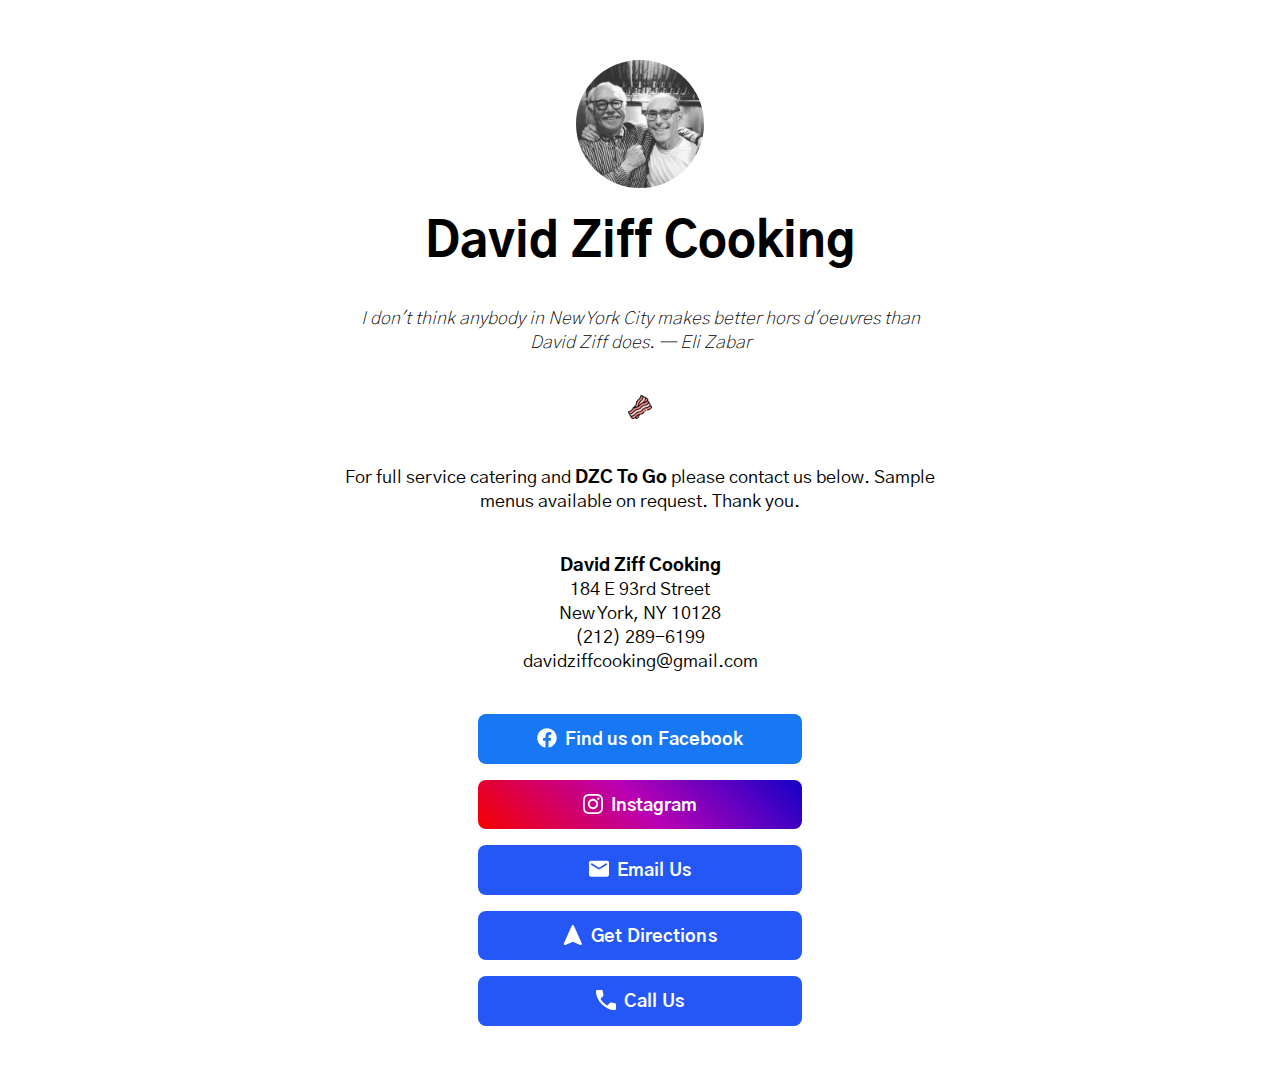
<file: index.html>
<!DOCTYPE html>
<html lang="en">

<head>

  <!-- Page Information
  –––––––––––––––––––––––––––––––––––––––––––––––––– -->
  <meta charset="utf-8">
  <title>David Ziff Cooking - (212) 289-6199</title>
  <meta name="description" content="David Ziff Cooking is a full service caterer in New York City. Contact us for your next party: (212) 289-6199 or davidziffcooking@gmail.com">
  <meta name="author" content="David Ziff Cooking">

  <!-- Mobile Specific Metas
  –––––––––––––––––––––––––––––––––––––––––––––––––– -->
  <meta name="viewport" content="width=device-width, initial-scale=1">


  <!-- CSS
  –––––––––––––––––––––––––––––––––––––––––––––––––– -->
  <link rel="stylesheet" href="css/normalize.css">

    <!-- Themes:
            Auto:   css/skeleton-auto.css
            Light:  css/skeleton-light.css
            Dark:   css/skeleton-dark.css
     -->
    <link rel="stylesheet" href="css/skeleton-auto.css">

    <!-- Brand Styles -->
    <link rel="stylesheet" href="css/brands.css">

    <link rel="stylesheet" href="https://fonts.googleapis.com/css?family=Gothic+A1:200,400,800">

  <!-- Favicon
  –––––––––––––––––––––––––––––––––––––––––––––––––– -->
  <link rel="icon" type="image/png" href="images/littlelink.png">

</head>

<body>

  <!-- Primary Page Layout
  –––––––––––––––––––––––––––––––––––––––––––––––––– -->
  <div class="container">
    <div class="row">
      <div class="column" style="margin-top: 10%">

        <img src="images/dzc-david-alan.jpg" class="avatar" alt="">

        <!-- Title -->
        <h1 role="heading">David Ziff Cooking</h1>

        <!-- Short Bio -->
          <p><em>I don't think anybody in New York City makes better hors d'oeuvres than David Ziff does. &mdash; Eli Zabar</em></p>

          <p><img src="images/bacon.svg"></p>
          <p>For full service catering and <strong>DZC To Go</strong> please contact us below. Sample menus available on request. Thank you.</p>
          <p><strong>David Ziff Cooking</strong><br>184 E 93rd Street<br>New York, NY 10128<br>(212) 289-6199<br>davidziffcooking@gmail.com</p>
   
        <!-- Facebook -->
        <a class="button button-faceb" href="https://facebook.com/davidziffcooking" target="_blank" rel="noopener" role="button"><img class="icon" src="images/icons/facebook.svg" alt="">Find us on Facebook</a><br>

        <!-- Instagram -->
        <a class="button button-instagram" href="https://instagram.com/davidziffcooking" target="_blank" rel="noopener" role="button"><img class="icon" src="images/icons/instagram.svg" alt="">Instagram</a><br>

        <!-- Generic Email -->
        <a class="button button-default" href="mailto:davidziffcooking@gmail.com" target="_blank" rel="noopener" role="button"><img class="icon" src="images/icons/generic-email.svg" alt="">Email Us</a><br>

        <!-- Generic Map -->
        <a class="button button-default" href="https://www.google.com/maps/dir//184%20E%2093rd%20Street,%20New%20York,%20NY%2010128" target="_blank" rel="noopener" role="button"><img class="icon" src="images/icons/generic-map.svg" alt="">Get Directions</a><br>

        <!-- Generic Phone -->
        <a class="button button-default" href="tel:212-289-6199" target="_blank" rel="noopener" role="button"><img class="icon" src="images/icons/generic-phone.svg" alt="">Call Us</a><br>

            <br>
      </div>
    </div>
  </div>

  <!-- End Document
  –––––––––––––––––––––––––––––––––––––––––––––––––– -->
</body>

</html>
</file>
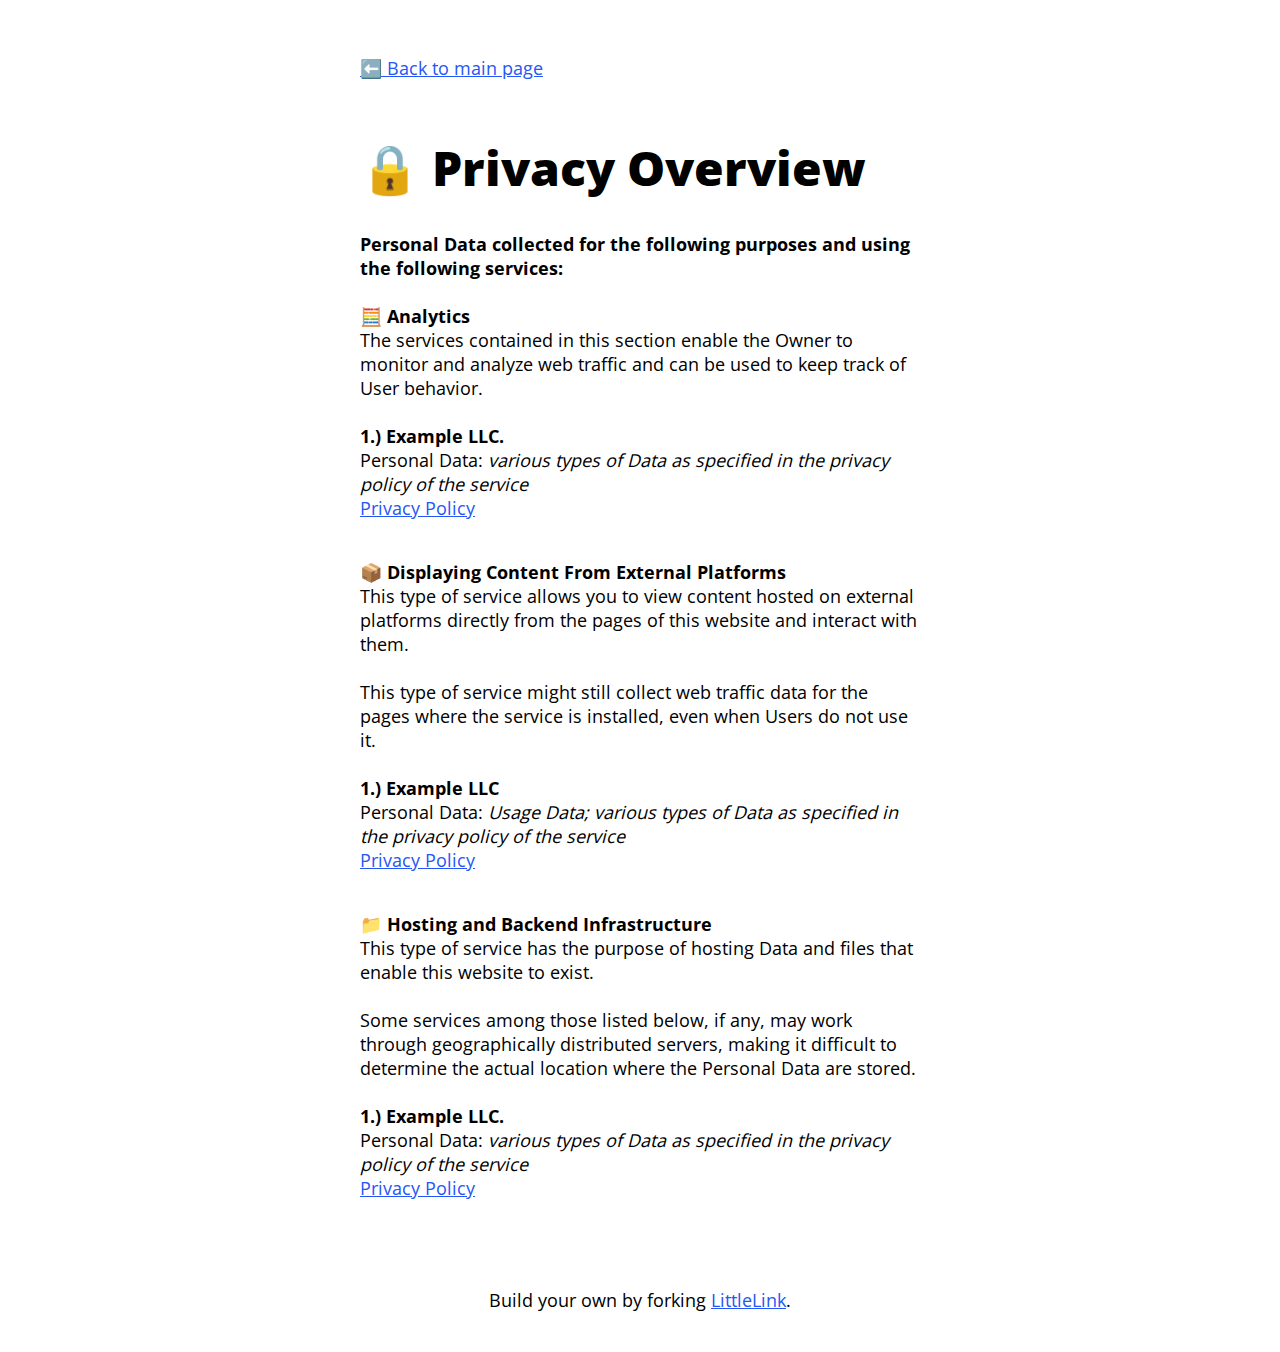
<file: privacy.html>
<!DOCTYPE html>
<html lang="en">
  <head>
    <meta http-equiv="content-type" content="text/html; charset=UTF-8" />

    <!-- Page Information
  –––––––––––––––––––––––––––––––––––––––––––––––––– -->
    <meta charset="utf-8" />
    <title>LittleLink Privacy Policy</title>
    <meta name="description" content="https://littlelink.io" />
    <meta name="author" content="Seth Cottle" />

    <!-- Mobile Specific Metas
  –––––––––––––––––––––––––––––––––––––––––––––––––– -->
    <meta name="viewport" content="width=device-width, initial-scale=1" />

    <!-- CSS
  –––––––––––––––––––––––––––––––––––––––––––––––––– -->
    <link rel="stylesheet" href="css/normalize.css" />

    <!-- 
        Themes:
         Auto:   css/skeleton-auto.css
         Light:  css/skeleton-light.css
         Dark:   css/skeleton-dark.css
     -->

    <link rel="stylesheet" href="css/skeleton-auto.css" />
    <link rel="stylesheet" href="css/brands.css" />

    <!-- Favicon
  –––––––––––––––––––––––––––––––––––––––––––––––––– -->
    <link rel="icon" type="image/png" href="images/littlelink.png" />

  </head>

  <body>
    <!-- Primary Page Layout
  –––––––––––––––––––––––––––––––––––––––––––––––––– -->
    <div class="container-left">
      <div class="row">
        <div class="column" style="margin-top: 10%">
          <p>
            <a href="index.html">⬅️ Back to main page</a>
          </p>

          <!--
            Privacy Policy:
            We recommend adding a Privacy Policy to your LittleLink. Adding one can help you stay compliant 
            with different privacy legislation and can also help set expectations for your site visitors.

            This is a boilerplate, what is here may not be applicable to you. By default, we give three sections...

            Analytics: where you can add links to analytic services.

            Content From External Platforms: This could be used for CDN services or additional buttons like GitHub hotlinkable buttons.

            Hosting and Backend Infrastructure: For where you host your LittleLink.

            You can remove, edit, and add to these as necessary for your project. 
          -->

          <!-- Page Name -->
          <h1>🔒 Privacy Overview</h1>

          <!-- Page Information -->
          <p>
            <b
              >Personal Data collected for the following purposes and using the
              following services:</b
            >
            <br />
            <br />
            <!-- Start Section -->
            <b>🧮 Analytics</b>
            <br />
            The services contained in this section enable the Owner to monitor
            and analyze web traffic and can be used to keep track of User
            behavior.
            <br />
            <br />
            <!-- Here you can add any analytics companies you use and what they track -->
            <b>1.) Example LLC.</b><br />
            Personal Data:
            <i
              >various types of Data as specified in the privacy policy of the
              service</i
            ><br />
            <a href="https://example.com/privacy/"
              >Privacy Policy</a
            >
          </p>
          <!-- End Section -->

          <!-- Start Section -->
          <p>
            <b>📦 Displaying Content From External Platforms</b>
            <br />
            This type of service allows you to view content hosted on external
            platforms directly from the pages of this website and interact with
            them.<br /><br />
            This type of service might still collect web traffic data for the
            pages where the service is installed, even when Users do not use it.
            <br />
            <br />
            <!-- Add any external cdn's and they use and what they track -->
            <b>1.) Example LLC</b><br />
            Personal Data:
            <i
              >Usage Data; various types of Data as specified in the privacy
              policy of the service</i
            >
            <br />
            <a href="https://example.com/privacy/"
              >Privacy Policy</a
            >
          </p>
          <!-- End Section -->

          <!-- Start Section -->
          <p>
            <b>📁 Hosting and Backend Infrastructure</b>
            <br />
            This type of service has the purpose of hosting Data and files that
            enable this website to exist.
            <br />
            <br />
            Some services among those listed below, if any, may work through
            geographically distributed servers, making it difficult to determine
            the actual location where the Personal Data are stored.
            <br />
            <br />
            <!-- Here you can add any hosting companies you use and what they track -->
            <b>1.) Example LLC.</b><br />
            Personal Data:
            <i
              >various types of Data as specified in the privacy policy of the
              service</i
            >
            <br />
            <a href="https://example.com/privacy"
              >Privacy Policy</a
            >
          </p>
          <!-- End Section -->
          <br />
          <br />
          
          <!-- 
            Footer:
            This includes a link to the LittleLink repository to make forking LittleLink easier.
            You can edit or remove anything here to make your own footer.
           -->
          <center>
            <p>Build your own by forking <a href="https://littlelink.io" target="_blank" rel="noopener">LittleLink</a>.</p>
          </center>
        </div>
      </div>
    </div>

    <!-- End Document
  –––––––––––––––––––––––––––––––––––––––––––––––––– -->
  </body>
</html>
</file>
<file: css/skeleton-auto.css>
/*
* littlelink V1
* https://littlelink.com
* Free to use under the MIT license.
* http://www.opensource.org/licenses/mit-license.php
* 12/21/2019
*
* Built using:
*
* Skeleton V2.0.4
* Copyright 2014, Dave Gamache
* www.getskeleton.com
* Free to use under the MIT license.
* http://www.opensource.org/licenses/mit-license.php
* 12/29/2014
*/

/* Table of contents
––––––––––––––––––––––––––––––––––––––––––––––––––
- Grid
- Base Styles
- Typography
- Links
- Code
- Spacing
- Utilities
*
* You'll find the button css in css/brands.css.
*
*/

/* Grid
–––––––––––––––––––––––––––––––––––––––––––––––––– */
.container {
  position: relative;
  width: 100%;
  max-width: 600px;
  text-align: center;
  margin: 0 auto;
  padding: 0 20px;
  box-sizing: border-box;
}
.container-left {
  position: relative;
  width: 100%;
  max-width: 600px;
  text-align: left;
  margin: 0 auto;
  padding: 0 20px;
  box-sizing: border-box;
}
.column {
  position: center;
  width: 100%;
  float: center;
  box-sizing: border-box;
}

/* For devices larger than 400px */
@media (min-width: 400px) {
  .container {
    width: 85%;
    padding: 0;
  }
}

/* For devices larger than 550px */
@media (min-width: 550px) {
  .container {
    width: 80%;
  }
  .column,
  .columns {
    margin-left: 0;
  }
  .column:first-child,
  .columns:first-child {
    margin-left: 0;
  }
}

/* Base Styles
–––––––––––––––––––––––––––––––––––––––––––––––––– */
/* NOTE
html is set to 62.5% so that all the REM measurements throughout Skeleton
are based on 10px sizing. So basically 1.5rem = 15px :) */

html {
  font-size: 100%;
  color-scheme: light dark;
}
body {
  font-size: 18px;
  line-height: 24px;
  font-weight: 400;
  font-family: "Gothic A1", "Open Sans", "HelveticaNeue", "Helvetica Neue", Helvetica, Arial,
    sans-serif;
}

/* Typography
–––––––––––––––––––––––––––––––––––––––––––––––––– */
h1 {
  margin-top: 0;
  margin-bottom: 16px;
  font-weight: 800;
}
h1 {
  font-size: 24px;
  line-height: 64px;
  letter-spacing: 0;
}

strong {
  font-weight: 800;
}

em {
  font-weight: 200;
}

/* Larger than phablet */
@media (min-width: 550px) {
  h1 {
    font-size: 48px;
    line-height: 96px;
  }
}

p {
  margin-top: 0;
}

/* Links
–––––––––––––––––––––––––––––––––––––––––––––––––– */
a {
  color: #2457F5;
}
a:hover {
  color: #083BDA; 
}
a:focus {
  outline: #7AB8FF solid 2px;
  border-radius: 2px;
}         

/* Link Color Dark Theme */
@media (prefers-color-scheme: dark) {
  a {
    color: #4899F7;
}
a:hover {
  color: #7AB8FF;
}
a:focus {
  outline: #7AB8FF solid 2px;
  border-radius: 2px;
}
}

/* Code
–––––––––––––––––––––––––––––––––––––––––––––––––– */
code {
  padding: 0.2rem 0.5rem;
  margin: 0 0.2rem;
  font-size: 90%;
  white-space: nowrap;
  background: #f1f1f1;
  border: 1px solid #e1e1e1;
  border-radius: 4px;
}
pre > code {
  display: block;
  padding: 1rem 1.5rem;
  white-space: pre;
}

/* Spacing
–––––––––––––––––––––––––––––––––––––––––––––––––– */
button,
.button {
  margin-bottom: 1rem;
}
input,
textarea,
select,
fieldset {
  margin-bottom: 1.5rem;
}
pre,
blockquote,
dl,
figure,
p,
ol {
  margin-bottom: 2.5rem;
}

/* Utilities
–––––––––––––––––––––––––––––––––––––––––––––––––– */
.u-full-width {
  width: 100%;
  box-sizing: border-box;
}
.u-max-full-width {
  max-width: 100%;
  box-sizing: border-box;
}
.u-pull-right {
  float: right;
}
.u-pull-left {
  float: left;
}

/* Misc
–––––––––––––––––––––––––––––––––––––––––––––––––– */
hr {
  margin-top: 3rem;
  margin-bottom: 3.5rem;
  border-width: 0;
  border-top: 1px solid #e1e1e1;
}
/* Radius values:

10%-40%: Squircles
50% (default): True circle
*/
.avatar {
  width: 128px;
  height: 128px;
  object-fit: cover;
  background-position: center;
  border-radius: 50%;
}

/* open-sans-regular - vietnamese_latin-ext_latin_hebrew_greek-ext_greek_cyrillic-ext_cyrillic */
@font-face {
  font-display: swap; /* Check https://developer.mozilla.org/en-US/docs/Web/CSS/@font-face/font-display for other options. */
  font-family: 'Open Sans';
  font-style: normal;
  font-weight: 400;
  src: url('../fonts/open-sans-v34-vietnamese_latin-ext_latin_hebrew_greek-ext_greek_cyrillic-ext_cyrillic-regular.eot'); /* IE9 Compat Modes */
  src: url('../fonts/open-sans-v34-vietnamese_latin-ext_latin_hebrew_greek-ext_greek_cyrillic-ext_cyrillic-regular.eot?#iefix') format('embedded-opentype'), /* IE6-IE8 */
       url('../fonts/open-sans-v34-vietnamese_latin-ext_latin_hebrew_greek-ext_greek_cyrillic-ext_cyrillic-regular.woff2') format('woff2'), /* Super Modern Browsers */
       url('../fonts/open-sans-v34-vietnamese_latin-ext_latin_hebrew_greek-ext_greek_cyrillic-ext_cyrillic-regular.woff') format('woff'), /* Modern Browsers */
       url('../fonts/open-sans-v34-vietnamese_latin-ext_latin_hebrew_greek-ext_greek_cyrillic-ext_cyrillic-regular.ttf') format('truetype'), /* Safari, Android, iOS */
       url('../fonts/open-sans-v34-vietnamese_latin-ext_latin_hebrew_greek-ext_greek_cyrillic-ext_cyrillic-regular.svg#OpenSans') format('svg'); /* Legacy iOS */
}
/* open-sans-600 - vietnamese_latin-ext_latin_hebrew_greek-ext_greek_cyrillic-ext_cyrillic */
@font-face {
  font-display: swap; /* Check https://developer.mozilla.org/en-US/docs/Web/CSS/@font-face/font-display for other options. */
  font-family: 'Open Sans';
  font-style: normal;
  font-weight: 600;
  src: url('../fonts/open-sans-v34-vietnamese_latin-ext_latin_hebrew_greek-ext_greek_cyrillic-ext_cyrillic-600.eot'); /* IE9 Compat Modes */
  src: url('../fonts/open-sans-v34-vietnamese_latin-ext_latin_hebrew_greek-ext_greek_cyrillic-ext_cyrillic-600.eot?#iefix') format('embedded-opentype'), /* IE6-IE8 */
       url('../fonts/open-sans-v34-vietnamese_latin-ext_latin_hebrew_greek-ext_greek_cyrillic-ext_cyrillic-600.woff2') format('woff2'), /* Super Modern Browsers */
       url('../fonts/open-sans-v34-vietnamese_latin-ext_latin_hebrew_greek-ext_greek_cyrillic-ext_cyrillic-600.woff') format('woff'), /* Modern Browsers */
       url('../fonts/open-sans-v34-vietnamese_latin-ext_latin_hebrew_greek-ext_greek_cyrillic-ext_cyrillic-600.ttf') format('truetype'), /* Safari, Android, iOS */
       url('../fonts/open-sans-v34-vietnamese_latin-ext_latin_hebrew_greek-ext_greek_cyrillic-ext_cyrillic-600.svg#OpenSans') format('svg'); /* Legacy iOS */
}
/* open-sans-700 - vietnamese_latin-ext_latin_hebrew_greek-ext_greek_cyrillic-ext_cyrillic */
@font-face {
  font-display: swap; /* Check https://developer.mozilla.org/en-US/docs/Web/CSS/@font-face/font-display for other options. */
  font-family: 'Open Sans';
  font-style: normal;
  font-weight: 700;
  src: url('../fonts/open-sans-v34-vietnamese_latin-ext_latin_hebrew_greek-ext_greek_cyrillic-ext_cyrillic-700.eot'); /* IE9 Compat Modes */
  src: url('../fonts/open-sans-v34-vietnamese_latin-ext_latin_hebrew_greek-ext_greek_cyrillic-ext_cyrillic-700.eot?#iefix') format('embedded-opentype'), /* IE6-IE8 */
       url('../fonts/open-sans-v34-vietnamese_latin-ext_latin_hebrew_greek-ext_greek_cyrillic-ext_cyrillic-700.woff2') format('woff2'), /* Super Modern Browsers */
       url('../fonts/open-sans-v34-vietnamese_latin-ext_latin_hebrew_greek-ext_greek_cyrillic-ext_cyrillic-700.woff') format('woff'), /* Modern Browsers */
       url('../fonts/open-sans-v34-vietnamese_latin-ext_latin_hebrew_greek-ext_greek_cyrillic-ext_cyrillic-700.ttf') format('truetype'), /* Safari, Android, iOS */
       url('../fonts/open-sans-v34-vietnamese_latin-ext_latin_hebrew_greek-ext_greek_cyrillic-ext_cyrillic-700.svg#OpenSans') format('svg'); /* Legacy iOS */
}
/* open-sans-800 - vietnamese_latin-ext_latin_hebrew_greek-ext_greek_cyrillic-ext_cyrillic */
@font-face {
  font-display: swap; /* Check https://developer.mozilla.org/en-US/docs/Web/CSS/@font-face/font-display for other options. */
  font-family: 'Open Sans';
  font-style: normal;
  font-weight: 800;
  src: url('../fonts/open-sans-v34-vietnamese_latin-ext_latin_hebrew_greek-ext_greek_cyrillic-ext_cyrillic-800.eot'); /* IE9 Compat Modes */
  src: url('../fonts/open-sans-v34-vietnamese_latin-ext_latin_hebrew_greek-ext_greek_cyrillic-ext_cyrillic-800.eot?#iefix') format('embedded-opentype'), /* IE6-IE8 */
       url('../fonts/open-sans-v34-vietnamese_latin-ext_latin_hebrew_greek-ext_greek_cyrillic-ext_cyrillic-800.woff2') format('woff2'), /* Super Modern Browsers */
       url('../fonts/open-sans-v34-vietnamese_latin-ext_latin_hebrew_greek-ext_greek_cyrillic-ext_cyrillic-800.woff') format('woff'), /* Modern Browsers */
       url('../fonts/open-sans-v34-vietnamese_latin-ext_latin_hebrew_greek-ext_greek_cyrillic-ext_cyrillic-800.ttf') format('truetype'), /* Safari, Android, iOS */
       url('../fonts/open-sans-v34-vietnamese_latin-ext_latin_hebrew_greek-ext_greek_cyrillic-ext_cyrillic-800.svg#OpenSans') format('svg'); /* Legacy iOS */
}
</file>
<file: css/brands.css>
/*
* littlelink.io
* Skeleton V2.0.4
* Copyright 2014, Dave Gamache
* www.getskeleton.com
* Free to use under the MIT license.
* http://www.opensource.org/licenses/mit-license.php
* 12/29/2014
*/

/*
* Built using on:
* Skeleton V2.0.4
* Copyright 2014, Dave Gamache
* www.getskeleton.com
* Free to use under the MIT license.
* http://www.opensource.org/licenses/mit-license.php
* 12/29/2014
*/

/* Table of contents
––––––––––––––––––––––––––––––––––––––––––––––––––

- Buttons
- Brand Styles

*/

/* Buttons
–––––––––––––––––––––––––––––––––––––––––––––––––– */

.button,
button {
  display: inline-block;
  text-decoration: none;
  height: 100%;
  text-align: center;
  vertical-align: middle;
  font-size: 18px;
  width: 300px;
  font-weight: 700;
  line-height: 20px;
  padding: 14px 12px 12px 12px;
  letter-spacing: 0.1px;
  white-space: wrap;
  outline: none;
  border-radius: 8px;
  cursor: pointer;
  
}     
button:hover,
.button:focus {
  color: #212121;
  border-color: #888;
  outline: #7AB8FF solid 3px
}
.button.button-primary {
  color: #fff;
  filter: brightness(90%);
}
.button.button-primary:hover,
.button.button-primary:focus {
  color: #fff;
  filter: brightness(90%);
}

/* Brand Icons
–––––––––––––––––––––––––––––––––––––––––––––––––– */

.icon {
  padding: 0px 8px 3.5px 0px;
  vertical-align: middle;
  width: 20px;
  height: 20px;
}

/* Brand Styles
–––––––––––––––––––––––––––––––––––––––––––––––––– */

/* Default (this is great for your own brand color!) */
.button.button-default {
  color: #ffffff;
  background-color: #2457F5;
}
.button.button-default:hover,
.button.button-default:focus {
  filter: brightness(90%);
}

/* Amazon */
.button.button-amazon {
  color: #000000;
  background-color: #FFFFFF;
  border: 1px solid #212121;
}
.button.button-amazon:hover,
.button.button-amazon:focus {
  filter: brightness(90%);
}

/* Amazon Music */
.button.button-amazon-music {
  color: #000000;
  background-color: #25D1DA;
}
.button.button-amazon-music:hover,
.button.button-amazon-music:focus {
  filter: brightness(90%);
}

/* Apple App Store */
.button.button-appstore {
  color: #FFFFFF;
  background-color: #000000;
  border: 1px solid #FFFFFF;
}
.button.button-appstore:hover,
.button.button-appstore:focus {
  filter: brightness(90%);
}

/* Apple Music */
.button.button-apple-music {
  color: #ffffff;
  background-color: #000000;
  border: 1px solid #FFFFFF;
}
.button.button-apple-music:hover,
.button.button-apple-music:focus {
  filter: brightness(90%);
}

/* Apple Music Alt */
.button.button-apple-music-alt {
  color: #ffffff;
  background-image: linear-gradient(to bottom, #FB5C74, #FA233B);
}
.button.button-apple-music-alt:hover,
.button.button-apple-music-alt:focus {
  filter: brightness(90%);
}

/* Apple Podcasts */
.button.button-apple-podcasts {
  color: #ffffff;
  background-color: #000000;
  border: 1px solid #FFFFFF;
}
.button.button-apple-podcasts:hover,
.button.button-apple-podcasts:focus {
  filter: brightness(90%);
}

/* Apple Podcasts Alt */
.button.button-apple-podcasts-alt {
  color: #ffffff;
  background-image: linear-gradient(to bottom, #F452FF, #832BC1);
}
.button.button-apple-podcasts-alt:hover,
.button.button-apple-podcasts-alt:focus {
  filter: brightness(90%);
}

/* ArtStation */
.button.button-artstation {
  color: #ffffff;
  background-color: #18181C;
  border: 1px solid #FFFFFF;
}
.button.button-artstation:hover,
.button.button-artstation:focus {
  filter: brightness(90%);
}

/* Bandcamp */
.button.button-bandcamp {
  color: #ffffff;
  background-color: #1d9fc3;
}
.button.button-bandcamp:hover,
.button.button-bandcamp:focus {
  filter: brightness(90%);
}

/* Behance */
.button.button-behance {
  color: #ffffff;
  background-color: #0057FF;
}
.button.button-behance:hover,
.button.button-behance:focus {
  filter: brightness(90%);
}

/* Bluesky */
.button.button-bluesky {
  color: #000000;
  background-color: #F3F9FF;
  border: 1px solid #212121;
}
.button.button-bluesky:hover,
.button.button-bluesky:focus {
  filter: brightness(90%);
}

/* Buy Me a Coffee */
.button.button-coffee {
  color: #000000;
  background-color: #ffdd00;
}
.button.button-coffee:hover,
.button.button-coffee:focus {
  filter: brightness(90%);
}

/* Cal.com */
.button.button-cal {
  color: #FFFFFF;
  background-color: #292929;
  border: 1px solid #FFFFFF;
}
.button.button-cal:hover,
.button.button-cal:focus {
  filter: brightness(90%);
}

/* Calendly */
.button.button-calendly {
  color: #FFFFFF;
  background-color: #006BFF;
}
.button.button-calendly:hover,
.button.button-calendly:focus {
  filter: brightness(90%);
}

/* Cash App */
.button.button-cash-app {
  color: #ffffff;
  background-image: linear-gradient(to bottom, #00d64b, #00c244);
}
.button.button-cash-app:hover,
.button.button-cash-app:focus {
  filter: brightness(90%);
}

/* Clubhouse */
.button.button-clubhouse {
  color: #1F1F1A;
  background-color: #F1EFE3;
  border: 1px solid #212121;
}
.button.button-clubhouse:hover,
.button.button-clubhouse:focus {
  filter: brightness(90%);
}

/* dev.to */
.button.button-dev-to {
  color: #000000;
  background-color: #f5f5f5;
  border: 1px solid #212121;
}
.button.button-dev-to:hover,
.button.button-dev-to:focus {
  filter: brightness(90%);
}

/* Discord */
.button.button-discord {
  color: #ffffff;
  background-color: #5865f2;
}
.button.button-discord:hover,
.button.button-discord:focus {
  filter: brightness(90%);
}

/* Dribbble */
.button.button-dribbble {
  color: #000000;
  background-color: #FFFFFF;
  border: 1px solid #212121;
}
.button.button-dribbble:hover,
.button.button-dribbble:focus {
  filter: brightness(90%);
}

/* Etsy */
.button.button-etsy {
  color: #ffffff;
  background-color: #F45800;
}
.button.button-etsy:hover,
.button.button-etsy:focus {
  filter: brightness(90%);
}

/* Facebook */
.button.button-faceb {
  color: #ffffff;
  background-color: #1877f2;
}
.button.button-faceb:hover,
.button.button-faceb:focus {
  filter: brightness(90%);
}

/* Facebook Messenger */
.button.button-messenger {
  color: #ffffff;
  background-image: linear-gradient(
    25deg,
    #0099ff,
    #5f5dff,
    #a033ff,
    #c740cc,
    #ff5280,
    #ff7061
  );
}
.button.button-messenger:hover,
.button.button-messenger:focus {
  filter: brightness(90%);
}

/* Figma */
.button.button-figma {
  color: #ffffff;
  background-color: #000000;
  border: 1px solid #FFFFFF;
}
.button.button-figma:hover,
.button.button-figma:focus {
  filter: brightness(90%);
}

/* Fiverr */
.button.button-fiverr {
  color: #ffffff;
  background-color: #1DBF73;
}
.button.button-fiverr:hover,
.button.button-fiverr:focus {
  filter: brightness(90%);
}

/* Flickr */
.button.button-flickr {
  color: #ffffff;
  background-color: #000000;
  border: 1px solid #FFFFFF;
}
.button.button-flickr:hover,
.button.button-flickr:focus {
  filter: brightness(90%);
}

/* GitHub */
.button.button-github {
  color: #ffffff;
  background-color: #000000;
  border: 1px solid #FFFFFF;
}
.button.button-github:hover,
.button.button-github:focus {
  filter: brightness(90%);
}

/* GitLab */
.button.button-gitlab {
  color: #ffffff;
  background-color: #6151b2;
}
.button.button-gitlab:hover,
.button.button-gitlab:focus {
  filter: brightness(90%);
}

/* GoFundMe */
.button.button-gofundme {
  color: #ffffff;
  background-color: #02A95C;
}
.button.button-gofundme:hover,
.button.button-gofundme:focus {
  filter: brightness(90%);
}

/* Goodreads */
.button.button-goodreads {
  color: #333333;
  background-color: #f3f1e6;
  border: 1px solid #212121;
}
.button.button-goodreads:hover,
.button.button-goodreads:focus {
  filter: brightness(90%);
}

/* Google Black */
.button.button-google-black {
  color: #FFFFFF;
  background-color: #000000;
  border: 1px solid #FFFFFF;
}
.button.button-google-black:hover,
.button.button-google-black:focus {
  filter: brightness(90%);
}

/* Google Play Store */
.button.button-playstore {
  color: #FFFFFF;
  background-color: #000000;
  border: 1px solid #FFFFFF;
}
.button.button-playstore:hover,
.button.button-playstore:focus {
  filter: brightness(90%);
}

/* Google Podcasts */
.button.button-google-podcasts {
  color: #000000;
  background-color: #FFFFFF;
  border: 1px solid #212121;
}
.button.button-google-podcasts:hover,
.button.button-google-podcasts:focus {
  filter: brightness(90%);
}

/* Google Scholar */
.button.button-google-scholar {
  color: #000000;
  background-color: #FFFFFF;
  border: 1px solid #212121;
}
.button.button-google-scholar:hover,
.button.button-google-scholar:focus {
  filter: brightness(90%);
}

/* Guilded */
.button.button-guilded {
  color: #000000;
  background-color: #F5C400;
}
.button.button-guilded:hover,
.button.button-guilded:focus {
  filter: brightness(90%);
}

/* Hashnode */
.button.button-hashnode {
  color: #000000;
  background-color: #ffffff;
  border: 1px solid #212121;
}
.button.button-hashnode:hover,
.button.button-hashnode:focus {
  filter: brightness(90%);
}

/* Instagram */
.button.button-instagram {
  color: #ffffff;
  background-image: linear-gradient(-135deg, #1400c8, #b900b4, #f50000);
}
.button.button-instagram:hover,
.button.button-instagram:focus {
  filter: brightness(90%);
}

/* Kick */
.button.button-kick {
  background-color:#000000;
  color:  #ffffff;
  border: 1px solid #ffffff;
}
.button.button-kick:hover {
  filter: brightness(90%);
}

/* Kick Alt */
.button.button-kick-alt {
  background-color:#01e701;
  color:  #000;
}
.button.button-kick-alt:hover {
  filter: brightness(90%);
}


/* Kickstarter */
.button.button-kickstarter {
  color: #ffffff;
  background-color: #05ce78;
}
.button.button-kickstarter:hover,
.button.button-kickstarter:focus {
  filter: brightness(90%);
}

/* Kit */
.button.button-kit {
  color: #ffffff;
  background-color: #000000;
  border: 1px solid #FFFFFF;
}
.button.button-kit:hover,
.button.button-kit:focus {
  filter: brightness(90%);
}

/* Ko-fi */
.button.button-ko-fi {
  color: #ffffff;
  background-color: #13C3FF;
}
.button.button-ko-fi:hover,
.button.button-ko-fi:focus {
  filter: brightness(90%);
}

/* Last.fm */
.button.button-last-fm {
  color: #ffffff;
  background-color: #D51007;
}
.button.button-last-fm:hover,
.button.button-last-fm:focus {
  filter: brightness(90%);
}

/* Letterboxd */
.button.button-letterboxd {
  color: #ffffff;
  background-color: #2c3440;
  border: 1px solid #FFFFFF;
}
.button.button-letterboxd:hover,
.button.button-letterboxd:focus {
  filter: brightness(90%);
}

/* Line */
.button.button-line {
  color: #FFFFFF;
  background-color: #06C755;
}
.button.button-line:hover,
.button.button-line:focus {
  filter: brightness(90%);
}


/* LinkedIn */
.button.button-linked {
  color: #ffffff;
  background-color: #2867b2;
}
.button.button-linked:hover,
.button.button-linked:focus {
  filter: brightness(90%);
}

/* Mailchimp */
.button.button-mailchimp {
  color: #000000;
  background-color: #FFE01B;
}
.button.button-mailchimp:hover,
.button.button-mailchimp:focus {
  filter: brightness(90%);
}

/* Mastodon */
.button.button-mastodon {
  color: #ffffff;
  background-color: #17063B;
  border: 1px solid #FFFFFF;
}
.button.button-mastodon:hover,
.button.button-mastodon:focus {
  filter: brightness(90%);
}

/* Medium */
.button.button-medium {
  color: #ffffff;
  background-color: #000000;
  border: 1px solid #FFFFFF;
}
.button.button-medium:hover,
.button.button-medium:focus {
  filter: brightness(90%);
}

/* NGL */
.button.button-ngl {
  color: #ffffff;
  background-image: linear-gradient(-45deg, #ff8d10, #ec1187);
}
.button.button-ngl:hover,
.button.button-ngl:focus {
  filter: brightness(90%);
}

/* Notion */
.button.button-notion {
  color: #000000;
  border: 1px solid #212121;
  background-color: #ffffff;
}
.button.button-notion:hover,
.button.button-notion:focus {
  filter: brightness(90%);
}

/* OnlyFans */
.button.button-onlyfans {
  color: #ffffff;
  background-color: #00AEEF;
}
.button.button-onlyfans:hover,
.button.button-onlyfans:focus {
  filter: brightness(90%);
}

/* Patreon */
.button.button-patreon {
  color: #ffffff;
  background-color: #ff424d;
}
.button.button-patreon:hover,
.button.button-patreon:focus {
  filter: brightness(90%);
}

/* PayPal */
.button.button-paypal {
  color: #ffffff;
  background-color: #003087;
}
.button.button-paypal:hover,
.button.button-paypal:focus {
  filter: brightness(90%);
}

/* Pinterest */
.button.button-pinterest {
  color: #000000;
  background-color: #ffe2eb;
  border: 1px solid #212121;
}
.button.button-pinterest:hover,
.button.button-pinterest:focus {
  filter: brightness(90%);
}

/* Post.news */
.button.button-post-news {
  color: #ffffff;
  background-color: #678BFF;
}
.button.button-post-news:hover,
.button.button-post-news:focus {
  filter: brightness(90%);
}

/* Product Hunt */
.button.button-product-hunt {
  color: #000000;
  background-color: #ffffff;
  border: 1px solid #212121;
}
.button.button-producthunt:hover,
.button.button-producthunt:focus {
  filter: brightness(90%);
}

/* Read.cv */
.button.button-read-cv {
  color: #FFFFFF;
  background-color: #000000;
  border: 1px solid #FFFFFF;
}
.button.button-read-cv:hover,
.button.button-read-cv:focus {
  filter: brightness(90%);
}

/* Redbubble */
.button.button-redbubble {
  color: #e41321;
  background-color: #ffffff;
  border: 1px solid #212121;
}
.button.button-redbubble:hover,
.button.button-redbubble:focus {
  filter: brightness(90%);
}

/* Reddit */
.button.button-reddit {
  color: #000000;
  background-color: #d7dfe2;
  border: 1px solid #212121;
}
.button.button-reddit:hover,
.button.button-reddit:focus {
  filter: brightness(90%);
}

/* Shop */
.button.button-shop {
  color: #ffffff;
  background-color: #5A31F4;
}
.button.button-shop:hover,
.button.button-shop:focus {
  filter: brightness(90%);
}

/* Signal */
.button.button-signal {
  color: #ffffff;
  background-color: #3a76f0;
}
.button.button-signal:hover,
.button.button-signal:focus {
  filter: brightness(90%);
}

/* Skoob */
.button.button-skoob {
  color: #ffffff;
  background-color: #3189c8;
}
.button.button-skoob:hover,
.button.button-skoob:focus {
  filter: brightness(90%);
}

/* Slack */
.button.button-slack {
  color: #000000;
  background-color: #FFFFFF;
  border: 1px solid #212121;
}
.button.button-slack:hover,
.button.button-slack:focus {
  filter: brightness(90%);
}


/* Snapchat */
.button.button-snapchat {
  color: #000000;
  background-color: #fffc00;
}
.button.button-snapchat:hover,
.button.button-snapchat:focus {
  filter: brightness(90%);
}

/* SoundCloud */
.button.button-soundcloud {
  color: #ffffff;
  background-color: #ff5500;
}
.button.button-soundcloud:hover,
.button.button-soundcloud:focus {
  filter: brightness(90%);
}

/* Spotify */
.button.button-spotify {
  color: #191414;
  background-color: #1db954;
}
.button.button-spotify:hover,
.button.button-spotify:focus {
  filter: brightness(90%);
}

/* Spotify Alt */
.button.button-spotify-alt {
  color: #FFFFFF;
  background-color: #191414;
  border: 1px solid #FFFFFF;
}
.button.button-spotify-alt:hover,
.button.button-spotify-alt:focus {
  filter: brightness(90%);
}

/* Square */
.button.button-square {
  color: #FFFFFF;
  background-color: #006AFF;
}
.button.button-square:hover,
.button.button-square:focus {
  filter: brightness(90%);
}

/* Steam */
.button.button-steam {
  color: #ffffff;
  background-image: linear-gradient(90deg, #08BBFF, #2B75FF);
}
.button.button-steam:hover,
.button.button-steam:focus {
  filter: brightness(90%);
}

/* Strava */
.button.button-strava {
  color: #ffffff;
  background-color: #fc5200;
}
.button.button-strava:hover,
.button.button-strava:focus {
  filter: brightness(90%);
}

/* Substack */
.button.button-substack {
  color: #ffffff;
  background-color: #FF6719;
}
.button.button-substack:hover,
.button.button-substack:focus {
  filter: brightness(90%);
}

/* Telegram */
.button.button-telegram {
  color: #ffffff;
  background-color: #3faee8;
}
.button.button-telegram:hover,
.button.button-telegram:focus {
  filter: brightness(90%);
}

/* Threads */
.button.button-threads {
  color: #FFFFFF;
  background-color: #000000;
  border: 1px solid #FFFFFF;
}
.button.button-threads:hover,
.button.button-threads:focus {
  filter: brightness(90%);
}

/* Threema */
.button.button-threema {
  color: #000000;
  background-color: #3fe669;
}
.button.button-threema:hover,
.button.button-threema:focus {
  filter: brightness(90%);
}

/* TikTok */
.button.button-tiktok {
  color: #ffffff;
  background-color: #000000;
  border: 1px solid #FFFFFF;
}
.button.button-tiktok:hover,
.button.button-tiktok:focus {
  filter: brightness(90%);
}

/* Trello */
.button.button-trello {
  color: #ffffff;
  background-color: #0065ff;
}
.button.button-trello:hover,
.button.button-trello:focus {
  filter: brightness(90%);
}

/* Tumblr */
.button.button-tumb {
  color: #ffffff;
  background-color: #131313;
  border: 1px solid #FFFFFF;
}
.button.button-tumb:hover,
.button.button-tumb:focus {
  filter: brightness(90%);
}

/* Twitch */
.button.button-twitch {
  color: #ffffff;
  background-color: #9146ff;
}
.button.button-twitch:hover,
.button.button-twitch:focus {
  filter: brightness(90%);
}

/* Twitter (archiving soon, see 'X') */
.button.button-twit {
  color: #ffffff;
  background-color: #1da1f2;
}
.button.button-twit:hover,
.button.button-twit:focus {
  filter: brightness(90%);
}

/* Unsplash */
.button.button-unsplash {
  color: #000000;
  background-color: #ffffff;
  border: 1px solid #212121;
}
.button.button-unsplash:hover,
.button.button-unsplash:focus {
  filter: brightness(90%);
}

/* Untappd */
.button.button-untappd {
  color: #000000;
  background-color: #ffc000;
}
.button.button-untappd:hover,
.button.button-untappd:focus {
  filter: brightness(90%);
}

/* Upwork */
.button.button-upwork {
  color: #FFFFFF;
  background-color: #14A800;
}
.button.button-upwork:hover,
.button.button-upwork:focus {
  filter: brightness(90%);
}

/* Venmo */
.button.button-venmo {
  color: #ffffff;
  background-color: #008CFF;
}
.button.button-venmo:hover,
.button.button-venmo:focus {
  filter: brightness(90%);
}

/* Vimeo */
.button.button-vimeo {
  color: #ffffff;
  background-color: #1ab7ea;
}
.button.button-vimeo:hover,
.button.button-vimeo:focus {
  filter: brightness(90%);
}

/* VRChat */
.button.button-vrchat {
  color: #000000;
  background-color: #ffffff;
  border: 1px solid black;
}
.button.button-vrchat:hover,
.button.button-vrchat:focus {
  filter: brightness(90%);
}

/* VSCO */
.button.button-vsco {
  color: #FFFFFF;
  background-color: #000000;
  border: 1px solid #FFFFFF;
}
.button.button-vsco:hover,
.button.button-vsco:focus {
  filter: brightness(90%);
}

/* Website */
.button.button-web {
  color: #ffffff;
  background-color: #000000;
  border: 1px solid #FFFFFF;
}
.button.button-web:hover,
.button.button-web:focus {
  filter: brightness(90%);
}

/* WhatsApp */
.button.button-whatsapp {
  color: #ffffff;
  background-color: #455a64;
}
.button.button-whatsapp:hover,
.button.button-whatsapp:focus {
  filter: brightness(90%);
}

/* Wordpress */
.button.button-wordpress {
  color: #ffffff;
  background-color: #21759b;
}
.button.button-wordpress:hover,
.button.button-wordpress:focus {
  filter: brightness(90%);
}

/* X */
.button.button-x {
  color: #FFFFFF;
  background-color: #000000;
  border: 1px solid #FFFFFF;
}
.button.button-x:hover,
.button.button-x:focus {
  filter: brightness(90%);
}

/* Xing */
.button.button-xing {
  color: #ffffff;
  background-color: #026466;
}
.button.button-xing:hover,
.button.button-xing:focus {
  filter: brightness(90%);
}

/* YouTube */
.button.button-yt {
  color: #ffffff;
  background-color: #000000;
  border: 1px solid #FFFFFF;
}
.button.button-yt:hover,
.button.button-yt:focus {
  filter: brightness(90%);
}

/* Zoom */
.button.button-zoom {
  color: #ffffff;
  background-color: #0B5CFF;
}
.button.button-zoom:hover,
.button.button-zoom:focus {
  filter: brightness(90%);
}
</file>
